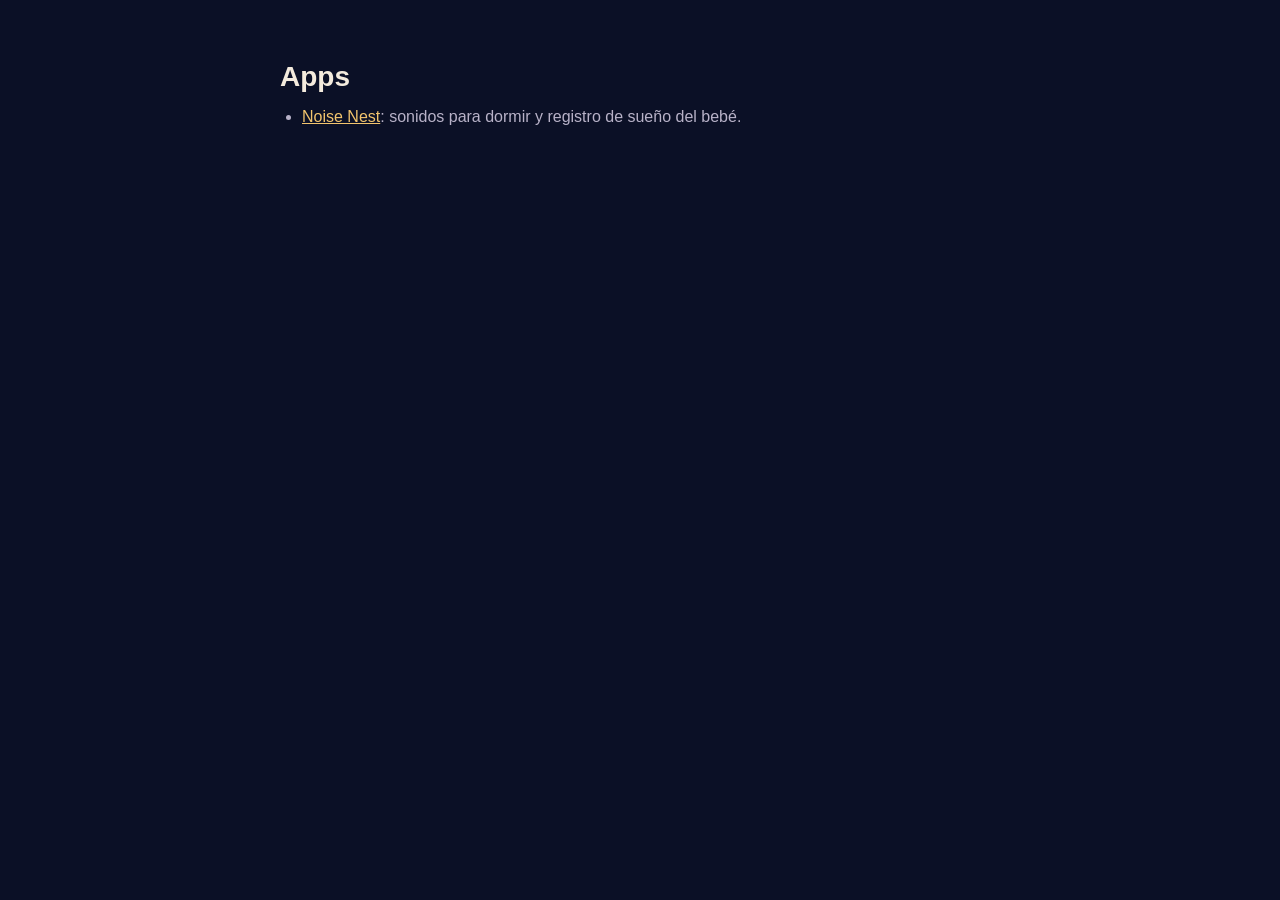
<file: index.html>
<!doctype html>
<html lang="es">
<head>
<meta charset="utf-8">
<meta name="viewport" content="width=device-width, initial-scale=1">
<title>Apps de Miguel Gómez Cuesta</title>
<link rel="stylesheet" href="noise-nest/estilo.css">
</head>
<body>
<main>
  <h1>Apps</h1>
  <ul>
    <li><a href="noise-nest/">Noise Nest</a>: sonidos para dormir y registro de sueño del bebé.</li>
  </ul>
</main>
</body>
</html>
</file>
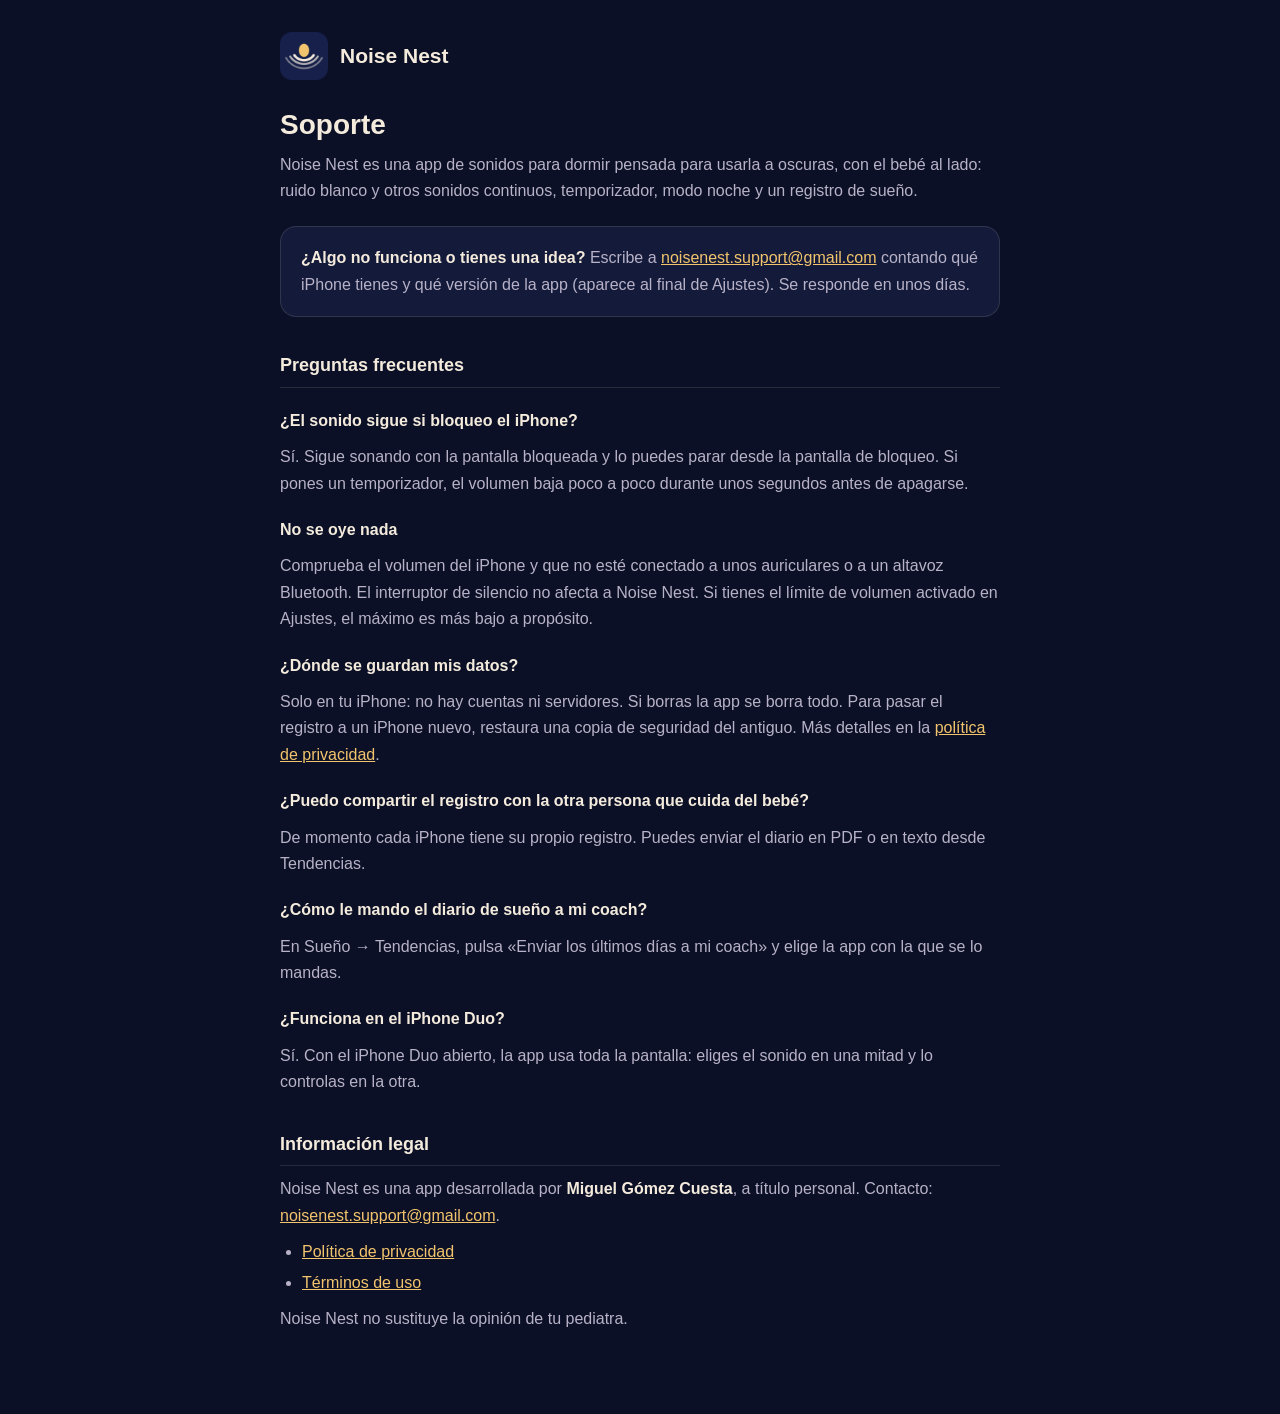
<file: noise-nest/index.html>
<!doctype html>
<html lang="es">
<head>
<meta charset="utf-8">
<meta name="viewport" content="width=device-width, initial-scale=1">
<title>Soporte · Noise Nest</title>
<meta name="description" content="Ayuda, contacto e información legal de Noise Nest, la app de sonidos para dormir.">
<link rel="icon" href="icono.png">
<link rel="stylesheet" href="estilo.css">
</head>
<body>
<main>
  <a class="marca" href="./"><img src="icono.png" alt=""><span>Noise Nest</span></a>

  <h1>Soporte</h1>
  <p>Noise Nest es una app de sonidos para dormir pensada para usarla a oscuras, con el bebé al lado: ruido blanco y otros sonidos continuos, temporizador, modo noche y un registro de sueño.</p>

  <div class="resumen">
    <p><strong>¿Algo no funciona o tienes una idea?</strong> Escribe a <a href="mailto:noisenest.support@gmail.com">noisenest.support@gmail.com</a> contando qué iPhone tienes y qué versión de la app (aparece al final de Ajustes). Se responde en unos días.</p>
  </div>

  <h2>Preguntas frecuentes</h2>

  <h3>¿El sonido sigue si bloqueo el iPhone?</h3>
  <p>Sí. Sigue sonando con la pantalla bloqueada y lo puedes parar desde la pantalla de bloqueo. Si pones un temporizador, el volumen baja poco a poco durante unos segundos antes de apagarse.</p>

  <h3>No se oye nada</h3>
  <p>Comprueba el volumen del iPhone y que no esté conectado a unos auriculares o a un altavoz Bluetooth. El interruptor de silencio no afecta a Noise Nest. Si tienes el límite de volumen activado en Ajustes, el máximo es más bajo a propósito.</p>

  <h3>¿Dónde se guardan mis datos?</h3>
  <p>Solo en tu iPhone: no hay cuentas ni servidores. Si borras la app se borra todo. Para pasar el registro a un iPhone nuevo, restaura una copia de seguridad del antiguo. Más detalles en la <a href="privacidad.html">política de privacidad</a>.</p>

  <h3>¿Puedo compartir el registro con la otra persona que cuida del bebé?</h3>
  <p>De momento cada iPhone tiene su propio registro. Puedes enviar el diario en PDF o en texto desde Tendencias.</p>

  <h3>¿Cómo le mando el diario de sueño a mi coach?</h3>
  <p>En Sueño → Tendencias, pulsa «Enviar los últimos días a mi coach» y elige la app con la que se lo mandas.</p>

  <h3>¿Funciona en el iPhone Duo?</h3>
  <p>Sí. Con el iPhone Duo abierto, la app usa toda la pantalla: eliges el sonido en una mitad y lo controlas en la otra.</p>

  <h2>Información legal</h2>
  <p>Noise Nest es una app desarrollada por <strong>Miguel Gómez Cuesta</strong>, a título personal. Contacto: <a href="mailto:noisenest.support@gmail.com">noisenest.support@gmail.com</a>.</p>
  <ul>
    <li><a href="privacidad.html">Política de privacidad</a></li>
    <li><a href="terminos.html">Términos de uso</a></li>
  </ul>
  <p>Noise Nest no sustituye la opinión de tu pediatra.</p>
</main>
</body>
</html>
</file>
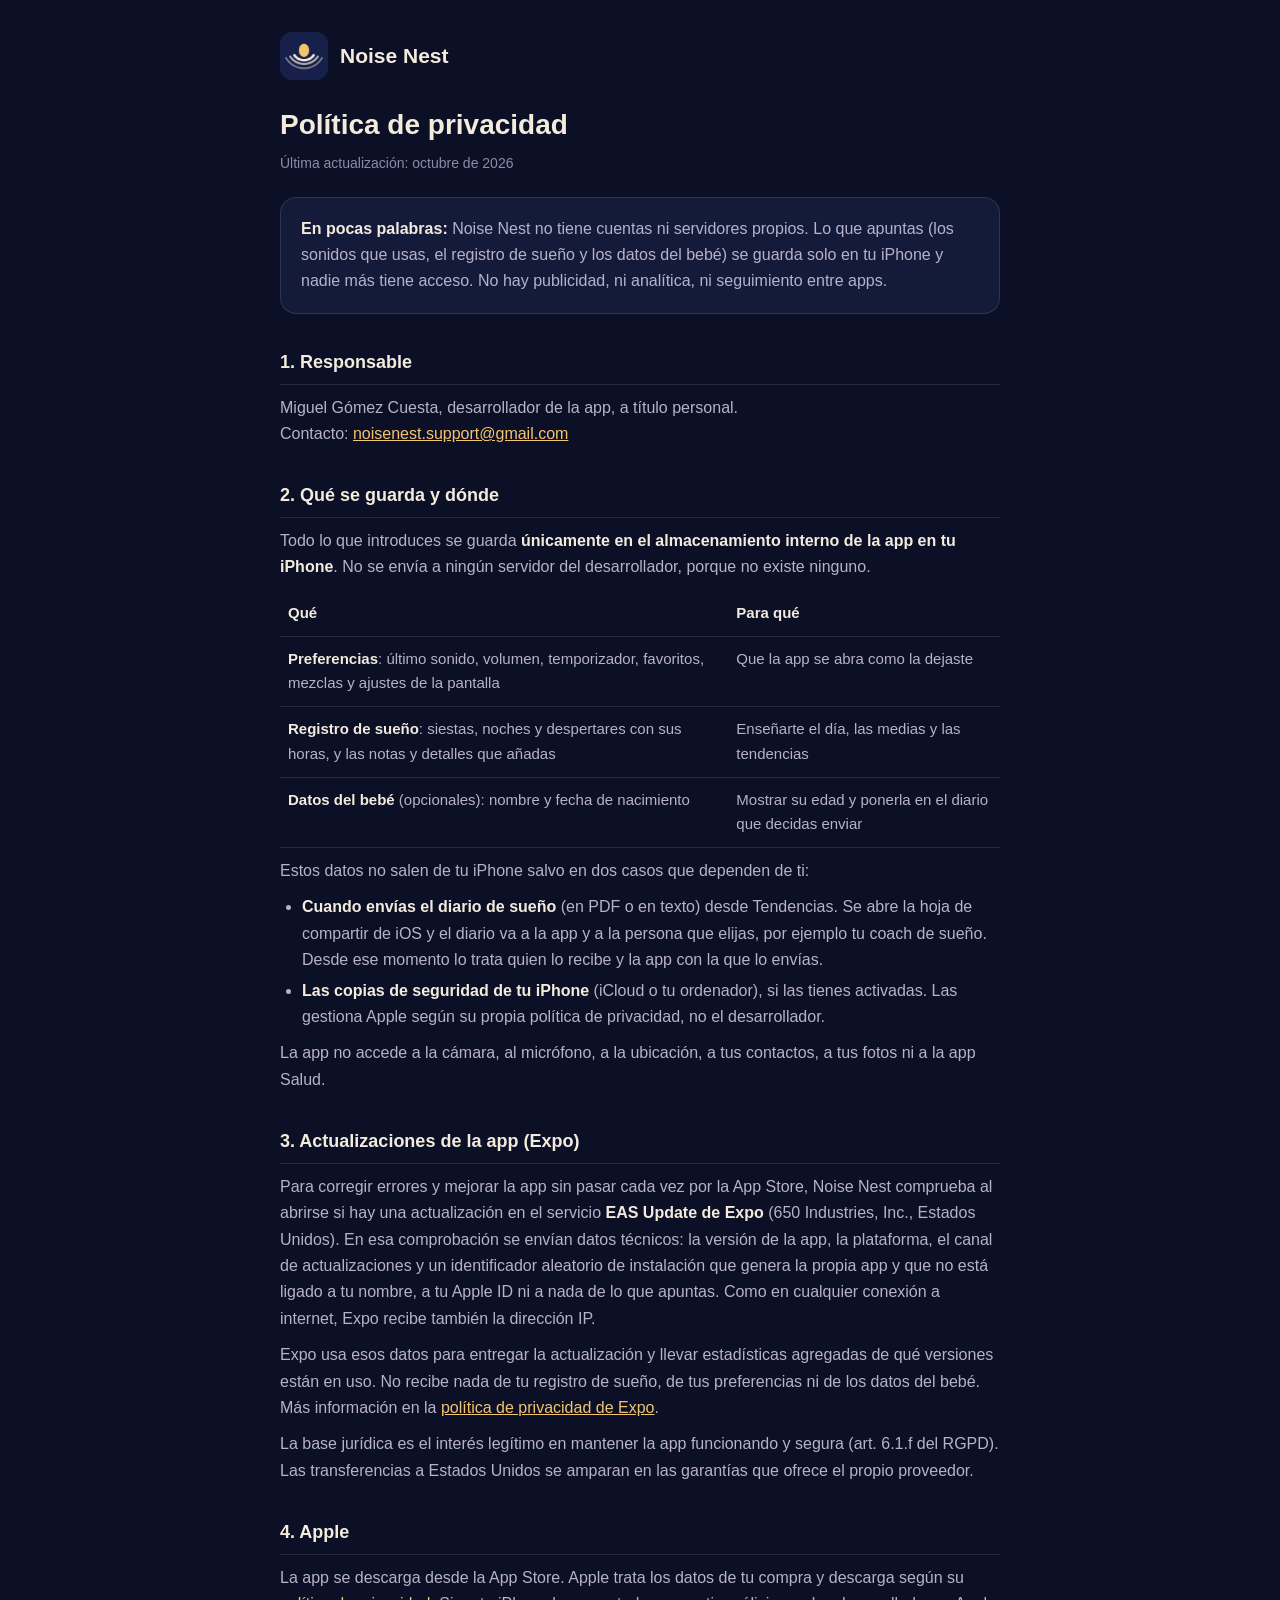
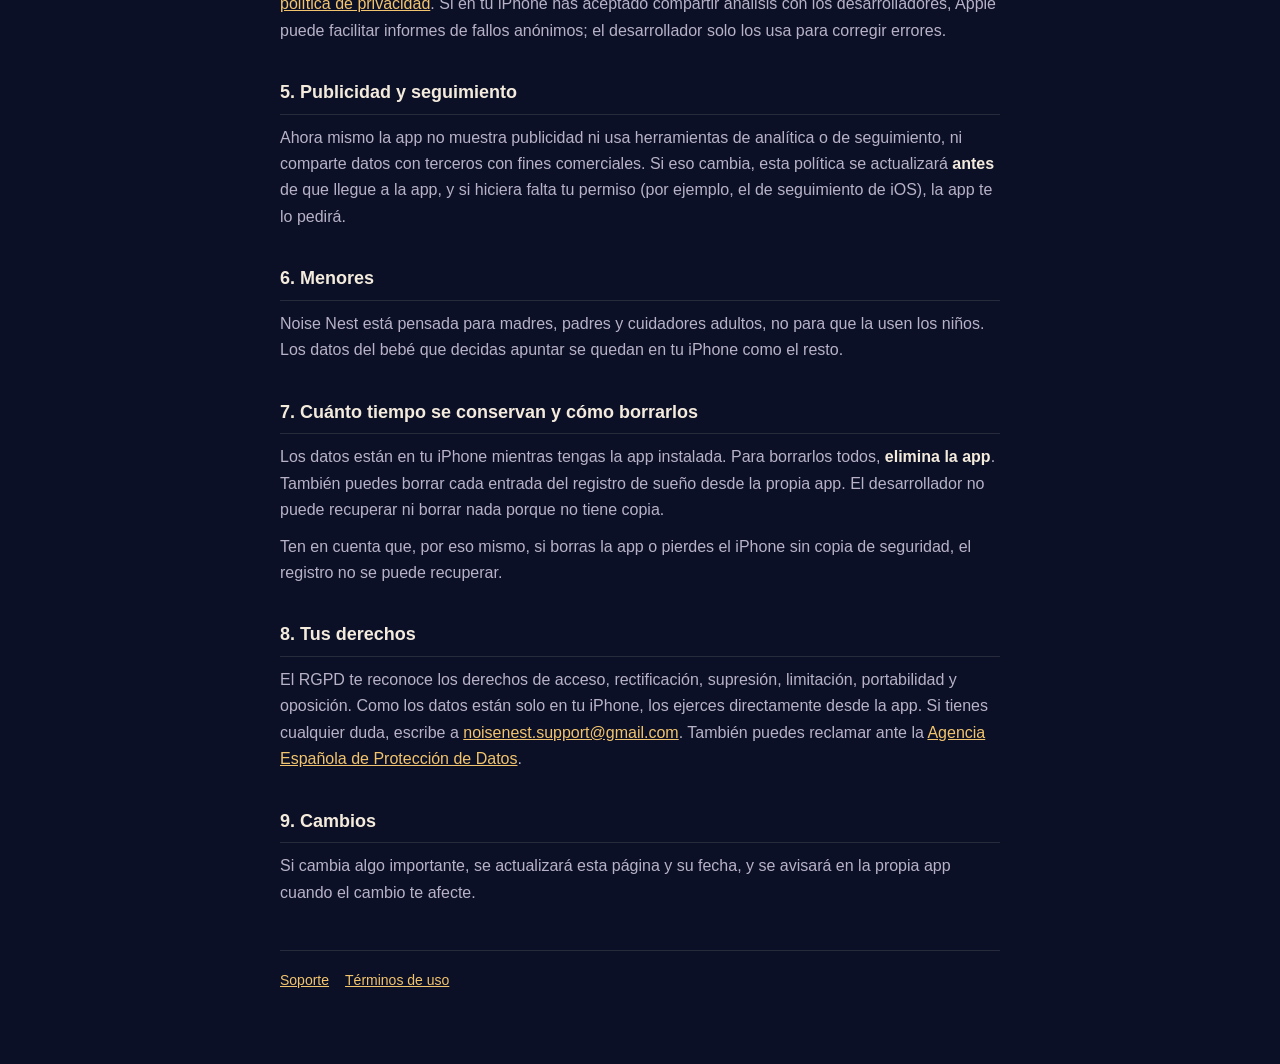
<file: noise-nest/privacidad.html>
<!doctype html>
<html lang="es">
<head>
<meta charset="utf-8">
<meta name="viewport" content="width=device-width, initial-scale=1">
<title>Política de privacidad · Noise Nest</title>
<link rel="icon" href="icono.png">
<link rel="stylesheet" href="estilo.css">
</head>
<body>
<main>
  <a class="marca" href="./"><img src="icono.png" alt=""><span>Noise Nest</span></a>

  <h1>Política de privacidad</h1>
  <p class="fecha">Última actualización: octubre de 2026</p>

  <div class="resumen">
    <p><strong>En pocas palabras:</strong> Noise Nest no tiene cuentas ni servidores propios. Lo que apuntas (los sonidos que usas, el registro de sueño y los datos del bebé) se guarda solo en tu iPhone y nadie más tiene acceso. No hay publicidad, ni analítica, ni seguimiento entre apps.</p>
  </div>

  <h2>1. Responsable</h2>
  <p>Miguel Gómez Cuesta, desarrollador de la app, a título personal.<br>
  Contacto: <a href="mailto:noisenest.support@gmail.com">noisenest.support@gmail.com</a></p>

  <h2>2. Qué se guarda y dónde</h2>
  <p>Todo lo que introduces se guarda <strong>únicamente en el almacenamiento interno de la app en tu iPhone</strong>. No se envía a ningún servidor del desarrollador, porque no existe ninguno.</p>
  <table>
    <tr><th>Qué</th><th>Para qué</th></tr>
    <tr><td><strong>Preferencias</strong>: último sonido, volumen, temporizador, favoritos, mezclas y ajustes de la pantalla</td><td>Que la app se abra como la dejaste</td></tr>
    <tr><td><strong>Registro de sueño</strong>: siestas, noches y despertares con sus horas, y las notas y detalles que añadas</td><td>Enseñarte el día, las medias y las tendencias</td></tr>
    <tr><td><strong>Datos del bebé</strong> (opcionales): nombre y fecha de nacimiento</td><td>Mostrar su edad y ponerla en el diario que decidas enviar</td></tr>
  </table>
  <p>Estos datos no salen de tu iPhone salvo en dos casos que dependen de ti:</p>
  <ul>
    <li><strong>Cuando envías el diario de sueño</strong> (en PDF o en texto) desde Tendencias. Se abre la hoja de compartir de iOS y el diario va a la app y a la persona que elijas, por ejemplo tu coach de sueño. Desde ese momento lo trata quien lo recibe y la app con la que lo envías.</li>
    <li><strong>Las copias de seguridad de tu iPhone</strong> (iCloud o tu ordenador), si las tienes activadas. Las gestiona Apple según su propia política de privacidad, no el desarrollador.</li>
  </ul>
  <p>La app no accede a la cámara, al micrófono, a la ubicación, a tus contactos, a tus fotos ni a la app Salud.</p>

  <h2>3. Actualizaciones de la app (Expo)</h2>
  <p>Para corregir errores y mejorar la app sin pasar cada vez por la App Store, Noise Nest comprueba al abrirse si hay una actualización en el servicio <strong>EAS Update de Expo</strong> (650 Industries, Inc., Estados Unidos). En esa comprobación se envían datos técnicos: la versión de la app, la plataforma, el canal de actualizaciones y un identificador aleatorio de instalación que genera la propia app y que no está ligado a tu nombre, a tu Apple ID ni a nada de lo que apuntas. Como en cualquier conexión a internet, Expo recibe también la dirección IP.</p>
  <p>Expo usa esos datos para entregar la actualización y llevar estadísticas agregadas de qué versiones están en uso. No recibe nada de tu registro de sueño, de tus preferencias ni de los datos del bebé. Más información en la <a href="https://expo.dev/privacy">política de privacidad de Expo</a>.</p>
  <p>La base jurídica es el interés legítimo en mantener la app funcionando y segura (art. 6.1.f del RGPD). Las transferencias a Estados Unidos se amparan en las garantías que ofrece el propio proveedor.</p>

  <h2>4. Apple</h2>
  <p>La app se descarga desde la App Store. Apple trata los datos de tu compra y descarga según su <a href="https://www.apple.com/es/legal/privacy/">política de privacidad</a>. Si en tu iPhone has aceptado compartir análisis con los desarrolladores, Apple puede facilitar informes de fallos anónimos; el desarrollador solo los usa para corregir errores.</p>

  <h2>5. Publicidad y seguimiento</h2>
  <p>Ahora mismo la app no muestra publicidad ni usa herramientas de analítica o de seguimiento, ni comparte datos con terceros con fines comerciales. Si eso cambia, esta política se actualizará <strong>antes</strong> de que llegue a la app, y si hiciera falta tu permiso (por ejemplo, el de seguimiento de iOS), la app te lo pedirá.</p>

  <h2>6. Menores</h2>
  <p>Noise Nest está pensada para madres, padres y cuidadores adultos, no para que la usen los niños. Los datos del bebé que decidas apuntar se quedan en tu iPhone como el resto.</p>

  <h2>7. Cuánto tiempo se conservan y cómo borrarlos</h2>
  <p>Los datos están en tu iPhone mientras tengas la app instalada. Para borrarlos todos, <strong>elimina la app</strong>. También puedes borrar cada entrada del registro de sueño desde la propia app. El desarrollador no puede recuperar ni borrar nada porque no tiene copia.</p>
  <p>Ten en cuenta que, por eso mismo, si borras la app o pierdes el iPhone sin copia de seguridad, el registro no se puede recuperar.</p>

  <h2>8. Tus derechos</h2>
  <p>El RGPD te reconoce los derechos de acceso, rectificación, supresión, limitación, portabilidad y oposición. Como los datos están solo en tu iPhone, los ejerces directamente desde la app. Si tienes cualquier duda, escribe a <a href="mailto:noisenest.support@gmail.com">noisenest.support@gmail.com</a>. También puedes reclamar ante la <a href="https://www.aepd.es">Agencia Española de Protección de Datos</a>.</p>

  <h2>9. Cambios</h2>
  <p>Si cambia algo importante, se actualizará esta página y su fecha, y se avisará en la propia app cuando el cambio te afecte.</p>

  <nav class="pie">
    <a href="./">Soporte</a>
    <a href="terminos.html">Términos de uso</a>
  </nav>
</main>
</body>
</html>
</file>
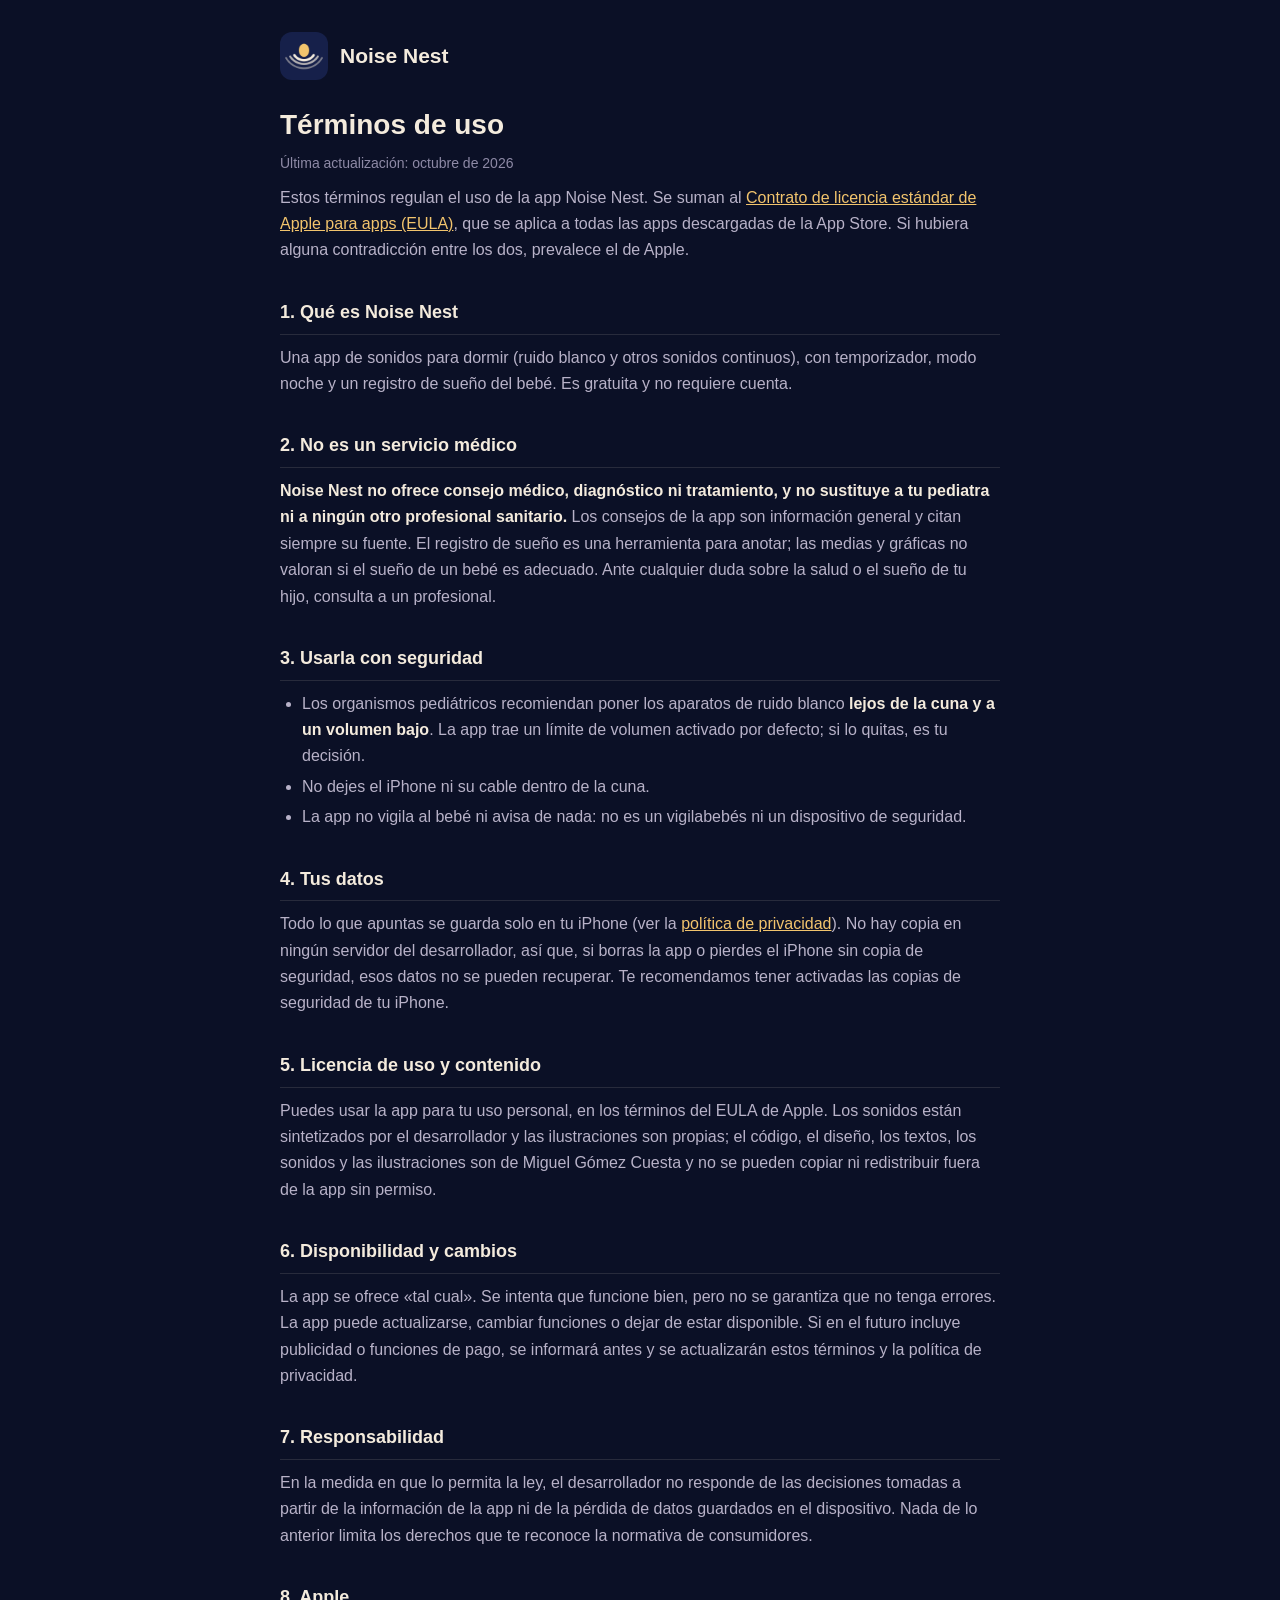
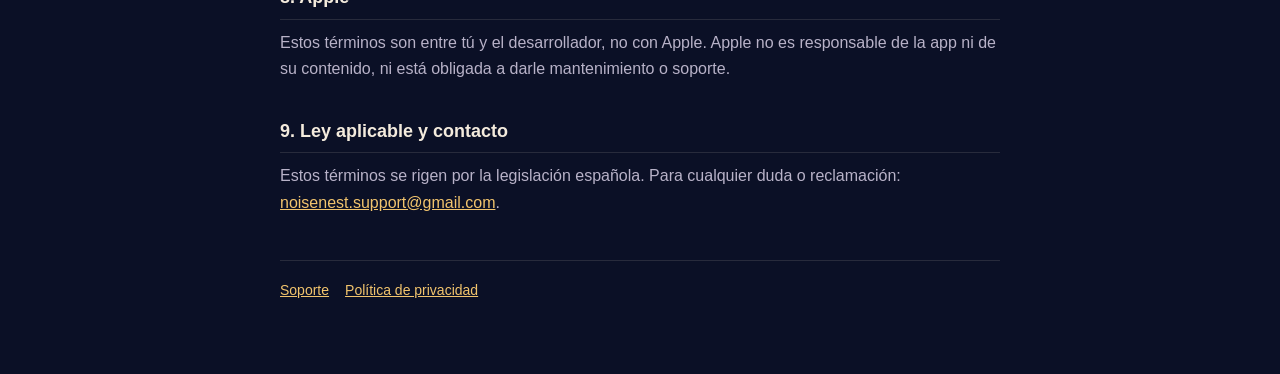
<file: noise-nest/terminos.html>
<!doctype html>
<html lang="es">
<head>
<meta charset="utf-8">
<meta name="viewport" content="width=device-width, initial-scale=1">
<title>Términos de uso · Noise Nest</title>
<link rel="icon" href="icono.png">
<link rel="stylesheet" href="estilo.css">
</head>
<body>
<main>
  <a class="marca" href="./"><img src="icono.png" alt=""><span>Noise Nest</span></a>

  <h1>Términos de uso</h1>
  <p class="fecha">Última actualización: octubre de 2026</p>

  <p>Estos términos regulan el uso de la app Noise Nest. Se suman al <a href="https://www.apple.com/legal/internet-services/itunes/dev/stdeula/">Contrato de licencia estándar de Apple para apps (EULA)</a>, que se aplica a todas las apps descargadas de la App Store. Si hubiera alguna contradicción entre los dos, prevalece el de Apple.</p>

  <h2>1. Qué es Noise Nest</h2>
  <p>Una app de sonidos para dormir (ruido blanco y otros sonidos continuos), con temporizador, modo noche y un registro de sueño del bebé. Es gratuita y no requiere cuenta.</p>

  <h2>2. No es un servicio médico</h2>
  <p><strong>Noise Nest no ofrece consejo médico, diagnóstico ni tratamiento, y no sustituye a tu pediatra ni a ningún otro profesional sanitario.</strong> Los consejos de la app son información general y citan siempre su fuente. El registro de sueño es una herramienta para anotar; las medias y gráficas no valoran si el sueño de un bebé es adecuado. Ante cualquier duda sobre la salud o el sueño de tu hijo, consulta a un profesional.</p>

  <h2>3. Usarla con seguridad</h2>
  <ul>
    <li>Los organismos pediátricos recomiendan poner los aparatos de ruido blanco <strong>lejos de la cuna y a un volumen bajo</strong>. La app trae un límite de volumen activado por defecto; si lo quitas, es tu decisión.</li>
    <li>No dejes el iPhone ni su cable dentro de la cuna.</li>
    <li>La app no vigila al bebé ni avisa de nada: no es un vigilabebés ni un dispositivo de seguridad.</li>
  </ul>

  <h2>4. Tus datos</h2>
  <p>Todo lo que apuntas se guarda solo en tu iPhone (ver la <a href="privacidad.html">política de privacidad</a>). No hay copia en ningún servidor del desarrollador, así que, si borras la app o pierdes el iPhone sin copia de seguridad, esos datos no se pueden recuperar. Te recomendamos tener activadas las copias de seguridad de tu iPhone.</p>

  <h2>5. Licencia de uso y contenido</h2>
  <p>Puedes usar la app para tu uso personal, en los términos del EULA de Apple. Los sonidos están sintetizados por el desarrollador y las ilustraciones son propias; el código, el diseño, los textos, los sonidos y las ilustraciones son de Miguel Gómez Cuesta y no se pueden copiar ni redistribuir fuera de la app sin permiso.</p>

  <h2>6. Disponibilidad y cambios</h2>
  <p>La app se ofrece «tal cual». Se intenta que funcione bien, pero no se garantiza que no tenga errores. La app puede actualizarse, cambiar funciones o dejar de estar disponible. Si en el futuro incluye publicidad o funciones de pago, se informará antes y se actualizarán estos términos y la política de privacidad.</p>

  <h2>7. Responsabilidad</h2>
  <p>En la medida en que lo permita la ley, el desarrollador no responde de las decisiones tomadas a partir de la información de la app ni de la pérdida de datos guardados en el dispositivo. Nada de lo anterior limita los derechos que te reconoce la normativa de consumidores.</p>

  <h2>8. Apple</h2>
  <p>Estos términos son entre tú y el desarrollador, no con Apple. Apple no es responsable de la app ni de su contenido, ni está obligada a darle mantenimiento o soporte.</p>

  <h2>9. Ley aplicable y contacto</h2>
  <p>Estos términos se rigen por la legislación española. Para cualquier duda o reclamación: <a href="mailto:noisenest.support@gmail.com">noisenest.support@gmail.com</a>.</p>

  <nav class="pie">
    <a href="./">Soporte</a>
    <a href="privacidad.html">Política de privacidad</a>
  </nav>
</main>
</body>
</html>
</file>
<file: noise-nest/estilo.css>
/* Páginas de Noise Nest: la paleta de noche de la app (src/lib/tema.js). */
:root {
  --bg: #0B1026; --superficie: #141B3A; --borde: rgba(244,235,221,.12);
  --texto: #F4EBDD; --texto2: #B8B2C8; --tenue: #8E8AA6; --ambar: #F2C46D;
}
* { box-sizing: border-box; margin: 0; padding: 0; }
body {
  font-family: -apple-system, BlinkMacSystemFont, 'Segoe UI', Roboto, sans-serif;
  font-size: 16px; line-height: 1.65; color: var(--texto2); background: var(--bg);
  padding: 32px 16px 72px;
}
main { max-width: 720px; margin: 0 auto; }
.marca { display: flex; align-items: center; gap: 12px; text-decoration: none; }
.marca img { width: 48px; height: 48px; border-radius: 12px; }
.marca span { font-size: 21px; font-weight: 800; color: var(--texto); }
h1 { color: var(--texto); font-size: 28px; line-height: 1.2; margin: 28px 0 6px; }
h2 { color: var(--texto); font-size: 18px; margin: 34px 0 10px; padding-bottom: 6px; border-bottom: 1px solid var(--borde); }
h3 { color: var(--texto); font-size: 16px; margin: 20px 0 6px; }
p, ul, table { margin: 10px 0; }
ul { padding-left: 22px; }
li { margin: 4px 0; }
a { color: var(--ambar); }
strong { color: var(--texto); }
.fecha { color: var(--tenue); font-size: 14px; }
.resumen { background: var(--superficie); border: 1px solid var(--borde); border-radius: 16px; padding: 18px 20px; margin: 22px 0; }
.resumen p:first-child { margin-top: 0; } .resumen p:last-child { margin-bottom: 0; }
table { width: 100%; border-collapse: collapse; font-size: 15px; }
th, td { text-align: left; vertical-align: top; padding: 10px 8px; border-bottom: 1px solid var(--borde); }
th { color: var(--texto); font-weight: 700; }
nav.pie { margin-top: 44px; padding-top: 18px; border-top: 1px solid var(--borde); font-size: 14px; display: flex; flex-wrap: wrap; gap: 16px; }
@media (max-width: 520px) { th, td { padding: 8px 4px; font-size: 14px; } }
</file>
